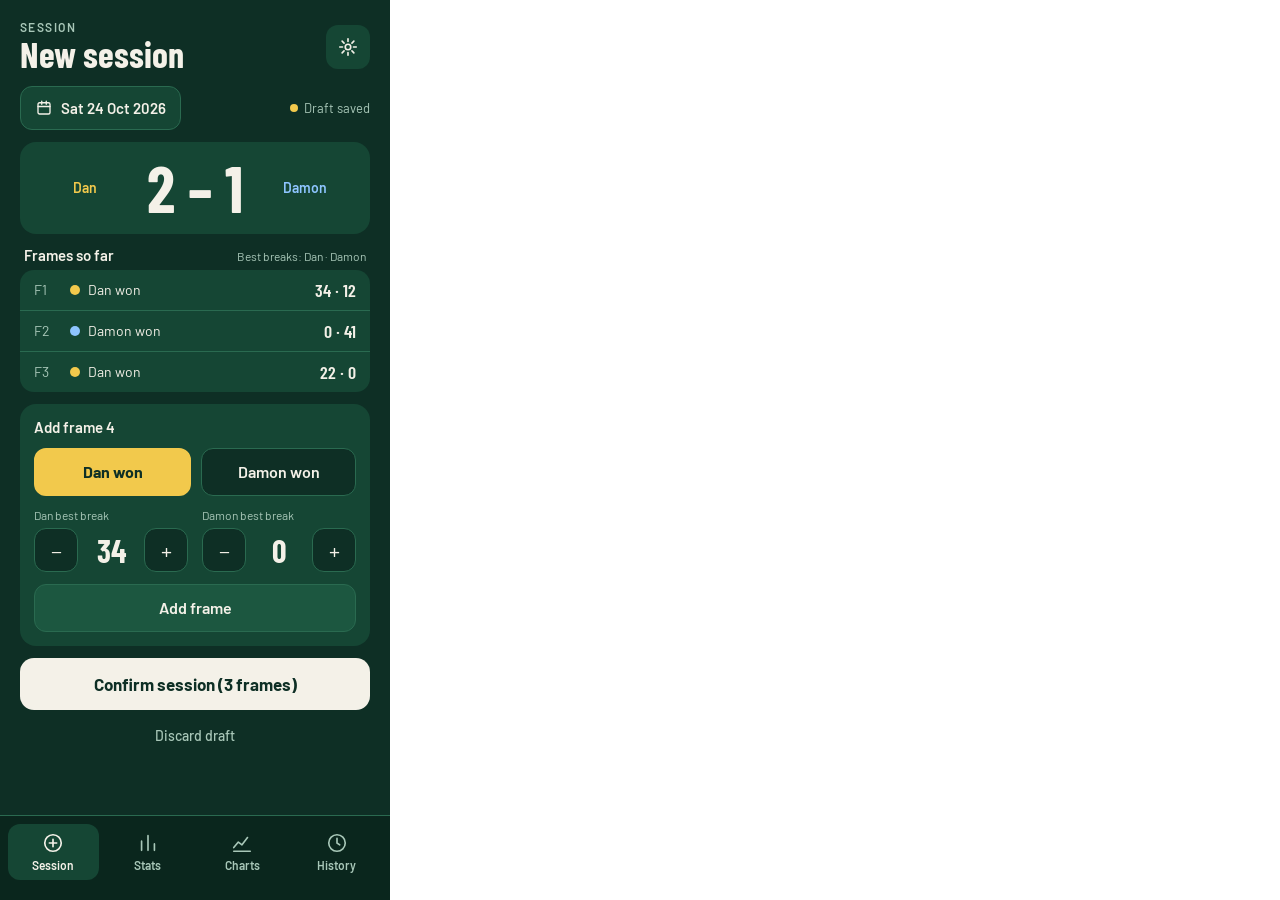
<file: design/intro-reference.html>
<!doctype html><html><head><meta charset='utf-8'><style>
body{margin:0;font-family:'Barlow',system-ui,sans-serif}
a{color:inherit;text-decoration:none}
button,input{font-family:inherit}


body{margin:0;font-family:'Barlow',system-ui,sans-serif}
.scene{animation:sceneFade 8s linear infinite}
.ball{transform-box:fill-box;transform-origin:center}
.rest{animation:restBall 8s cubic-bezier(0.1,0.7,0.3,1) infinite}
.near{animation:potNear 8s cubic-bezier(0.2,0.6,0.4,1) infinite}
.far{animation:potFar 8s cubic-bezier(0.2,0.6,0.4,1) infinite}
.cue{animation:cueRoll 8s linear infinite}
.stick{animation:stickHit 8s ease-in infinite}
.ring{transform-box:fill-box;transform-origin:center;animation:ringPop 8s ease-out infinite}
.splash{animation:splashIn 8s ease-in-out infinite}
.app{animation:appIn 8s ease-in-out infinite}
@keyframes sceneFade{0%{opacity:0}2.7%{opacity:1}16.875%{opacity:1}20%,100%{opacity:0}}
@keyframes stickHit{0%{transform:translateY(46px);opacity:0}1.8%{transform:translateY(46px);opacity:1}4.5%{transform:translateY(2px);opacity:1}7.2%{transform:translateY(-18px);opacity:1}9.9%,100%{transform:translateY(-18px);opacity:0}}
@keyframes cueRoll{0%,4.5%{transform:translate(0px,0px);animation-timing-function:ease-in}8.55%{transform:translate(15px,-271px);animation-timing-function:ease-out}18%,100%{transform:translate(17px,-293px)}}
@keyframes ringPop{0%,8.55%{opacity:0;transform:scale(0.4)}9%{opacity:0.8;transform:scale(0.6)}12.15%,100%{opacity:0;transform:scale(2.4)}}
@keyframes restBall{0%,8.55%{transform:translate(0px,0px)}16.2%,100%{transform:translate(var(--dx),var(--dy))}}
@keyframes potNear{0%,8.55%{transform:translate(0px,0px) scale(1);opacity:1}12.15%{transform:translate(var(--dx),var(--dy)) scale(1);opacity:1}13.5%,100%{transform:translate(var(--dx),var(--dy)) scale(0.5);opacity:0}}
@keyframes potFar{0%,8.55%{transform:translate(0px,0px) scale(1);opacity:1}14.4%{transform:translate(var(--dx),var(--dy)) scale(1);opacity:1}15.75%,100%{transform:translate(var(--dx),var(--dy)) scale(0.5);opacity:0}}
@keyframes splashIn{0%,20%{opacity:0}23.125%{opacity:1}31.25%{opacity:1}34.375%,100%{opacity:0}}
@keyframes appIn{0%,34.375%{opacity:0}37.5%{opacity:1}92.5%{opacity:1}97.5%,100%{opacity:0}}
@media (prefers-reduced-motion: reduce){
.scene,.splash{animation:none;opacity:0}
.app{animation:none;opacity:1}
}
</style><link href="https://fonts.googleapis.com/css2?family=Barlow:wght@400;500;600&family=Barlow+Condensed:wght@600;700&display=swap" rel="stylesheet"></head><body style='margin:0'>

<div style="position: relative; width: 390px; height: 900px; background: #0E2F25; overflow: hidden; font-family: 'Barlow', system-ui, sans-serif; color: #F4F1E8">

<div class="scene" style="position: absolute; left: 0; top: 0; width: 390px; height: 900px">
<svg width="390" height="900" viewBox="0 0 390 900" role="img" aria-label="A cue stick strikes the white ball, which breaks a triangle of red balls on a snooker table with the six colours on their spots. Two reds drop into pockets and the rest spread out.">
<rect x="8" y="50" width="374" height="800" rx="22" fill="#0A261D" stroke="#2A6A50" stroke-width="2"></rect>
<rect x="30" y="72" width="330" height="756" rx="4" fill="#123D2D" stroke="#1C5740" stroke-width="8"></rect>
<line x1="30" y1="560" x2="360" y2="560" stroke="#1C5740" stroke-width="2"></line>
<path d="M135 560 A60 60 0 0 0 255 560" fill="none" stroke="#1C5740" stroke-width="2"></path>
<circle cx="28" cy="70" r="16" fill="#04130E" stroke="#2A6A50" stroke-width="2"></circle>
<circle cx="362" cy="70" r="16" fill="#04130E" stroke="#2A6A50" stroke-width="2"></circle>
<circle cx="28" cy="830" r="16" fill="#04130E" stroke="#2A6A50" stroke-width="2"></circle>
<circle cx="362" cy="830" r="16" fill="#04130E" stroke="#2A6A50" stroke-width="2"></circle>
<circle cx="28" cy="451" r="14" fill="#04130E" stroke="#2A6A50" stroke-width="2"></circle>
<circle cx="362" cy="451" r="14" fill="#04130E" stroke="#2A6A50" stroke-width="2"></circle>

<circle cx="195" cy="139" r="9" fill="#0B0B0B" stroke="#3A3A3A" stroke-width="1"></circle>
<circle cx="192" cy="136" r="2.4" fill="#FFFFFF" fill-opacity="0.4"></circle>
<circle cx="195" cy="262" r="9" fill="#F28BA8"></circle>
<circle cx="192" cy="259" r="2.4" fill="#FFFFFF" fill-opacity="0.4"></circle>
<circle cx="195" cy="451" r="9" fill="#3F7FD6"></circle>
<circle cx="192" cy="448" r="2.4" fill="#FFFFFF" fill-opacity="0.4"></circle>
<circle cx="135" cy="560" r="9" fill="#2FA866"></circle>
<circle cx="132" cy="557" r="2.4" fill="#FFFFFF" fill-opacity="0.4"></circle>
<circle cx="195" cy="560" r="9" fill="#8B5A2B"></circle>
<circle cx="192" cy="557" r="2.4" fill="#FFFFFF" fill-opacity="0.4"></circle>
<circle cx="255" cy="560" r="9" fill="#F2C94C"></circle>
<circle cx="252" cy="557" r="2.4" fill="#FFFFFF" fill-opacity="0.4"></circle>

<g class="ball rest" style="--dx: -80px; --dy: -40px">
<circle cx="195" cy="280" r="9" fill="#E0533D"></circle>
<circle cx="192" cy="277" r="2.4" fill="#FFFFFF" fill-opacity="0.4"></circle>
</g>
<g class="ball far" style="--dx: -158px; --dy: -226px">
<circle cx="186" cy="295.6" r="9" fill="#E0533D"></circle>
<circle cx="183" cy="292.6" r="2.4" fill="#FFFFFF" fill-opacity="0.4"></circle>
</g>
<g class="ball rest" style="--dx: 96px; --dy: -96px">
<circle cx="204" cy="295.6" r="9" fill="#E0533D"></circle>
<circle cx="201" cy="292.6" r="2.4" fill="#FFFFFF" fill-opacity="0.4"></circle>
</g>
<g class="ball rest" style="--dx: -97px; --dy: 209px">
<circle cx="177" cy="311.2" r="9" fill="#E0533D"></circle>
<circle cx="174" cy="308.2" r="2.4" fill="#FFFFFF" fill-opacity="0.4"></circle>
</g>
<g class="ball rest" style="--dx: -65px; --dy: -121px">
<circle cx="195" cy="311.2" r="9" fill="#E0533D"></circle>
<circle cx="192" cy="308.2" r="2.4" fill="#FFFFFF" fill-opacity="0.4"></circle>
</g>
<g class="ball near" style="--dx: 149px; --dy: 140px">
<circle cx="213" cy="311.2" r="9" fill="#E0533D"></circle>
<circle cx="210" cy="308.2" r="2.4" fill="#FFFFFF" fill-opacity="0.4"></circle>
</g>

<circle class="ring" cx="182" cy="322" r="14" fill="none" stroke="#F4F1E8" stroke-width="2"></circle>

<g class="stick">
<g transform="rotate(3.2 165 612)">
<polygon points="163.5,614 166.5,614 169.5,800 160.5,800" fill="#D8B97E"></polygon>
<rect x="163.4" y="610" width="3.2" height="5" rx="1" fill="#6EA8E8"></rect>
</g>
</g>

<g class="cue">
<circle cx="165" cy="600" r="9" fill="#F4F1E8"></circle>
<circle cx="162" cy="597" r="2.4" fill="#FFFFFF"></circle>
</g>
</svg>
</div>

<div class="splash" style="position: absolute; left: 0; top: 0; width: 390px; height: 900px; background: #0E2F25; display: flex; flex-direction: column; align-items: center; justify-content: center; gap: 28px">
<svg width="176" height="176" viewBox="0 0 160 160" role="img" aria-label="Frames logo: a triangle of six red snooker balls above a white cue ball">
<rect x="2" y="2" width="156" height="156" rx="38" fill="#154634" stroke="#2A6A50" stroke-width="2"></rect>
<circle cx="80" cy="38" r="13" fill="#E0533D"></circle>
<circle cx="66" cy="62" r="13" fill="#E0533D"></circle>
<circle cx="94" cy="62" r="13" fill="#E0533D"></circle>
<circle cx="52" cy="86" r="13" fill="#E0533D"></circle>
<circle cx="80" cy="86" r="13" fill="#E0533D"></circle>
<circle cx="108" cy="86" r="13" fill="#E0533D"></circle>
<circle cx="76" cy="34" r="3.5" fill="#FFFFFF" fill-opacity="0.4"></circle>
<circle cx="62" cy="58" r="3.5" fill="#FFFFFF" fill-opacity="0.4"></circle>
<circle cx="90" cy="58" r="3.5" fill="#FFFFFF" fill-opacity="0.4"></circle>
<circle cx="48" cy="82" r="3.5" fill="#FFFFFF" fill-opacity="0.4"></circle>
<circle cx="76" cy="82" r="3.5" fill="#FFFFFF" fill-opacity="0.4"></circle>
<circle cx="104" cy="82" r="3.5" fill="#FFFFFF" fill-opacity="0.4"></circle>
<circle cx="80" cy="128" r="13" fill="#F4F1E8"></circle>
<circle cx="76" cy="124" r="3.5" fill="#FFFFFF"></circle>
</svg>
<div style="display: flex; flex-direction: column; align-items: center; gap: 6px">
<div style="font-family: 'Barlow Condensed', sans-serif; font-weight: 700; font-size: 60px; line-height: 1; letter-spacing: 0.14em; padding-left: 0.14em">FRAMES</div>
<div style="font-size: 15px; color: #A8C7B8">Head to head, frame by frame</div>
</div>
</div>

<div class="app" style="position: absolute; left: 0; top: 0; width: 390px; height: 900px">


<div style="display: flex; flex-direction: column; width: 390px; height: 900px; background: #0E2F25; color: #F4F1E8; font-family: 'Barlow', system-ui, sans-serif; overflow: hidden">

<header style="display: flex; align-items: center; justify-content: space-between; padding: 20px 20px 4px">
<div>
<div style="font-size: 12px; font-weight: 600; letter-spacing: 0.12em; color: #A8C7B8">SESSION</div>
<h1 style="margin: 0; font-family: 'Barlow Condensed', sans-serif; font-weight: 700; font-size: 36px; line-height: 1.1">New session</h1>
</div>
<a href="Settings.dc.html" aria-label="Settings" style="display: flex; align-items: center; justify-content: center; width: 44px; height: 44px; border-radius: 12px; background: #154634; color: #F4F1E8">
<svg width="22" height="22" viewBox="0 0 24 24" fill="none" stroke="currentColor" stroke-width="1.8" stroke-linecap="round" stroke-linejoin="round" aria-hidden="true"><circle cx="12" cy="12" r="3"></circle><path d="M12 3v3M12 18v3M3 12h3M18 12h3M5.6 5.6l2.1 2.1M16.3 16.3l2.1 2.1M18.4 5.6l-2.1 2.1M7.7 16.3l-2.1 2.1"></path></svg>
</a>
</header>

<div style="flex: 1; display: flex; flex-direction: column; gap: 12px; padding: 8px 20px 12px; overflow: auto">

<div style="display: flex; align-items: center; justify-content: space-between; gap: 8px">
<button style="display: flex; align-items: center; gap: 8px; height: 44px; padding: 0 14px; border-radius: 12px; border: 1px solid #2A6A50; background: #154634; color: #F4F1E8; font-size: 15px; font-weight: 600; white-space: nowrap">
<svg width="18" height="18" viewBox="0 0 24 24" fill="none" stroke="currentColor" stroke-width="1.8" stroke-linecap="round" stroke-linejoin="round" aria-hidden="true"><rect x="4" y="5" width="16" height="15" rx="2"></rect><path d="M4 10h16M9 3v4M15 3v4"></path></svg>
Sat 24 Oct 2026
</button>
<div style="display: flex; align-items: center; gap: 6px; font-size: 13px; color: #A8C7B8">
<span style="width: 8px; height: 8px; border-radius: 50%; background: #F2C94C"></span>
Draft saved
</div>
</div>

<div style="display: flex; align-items: center; justify-content: space-between; padding: 14px 20px; border-radius: 16px; background: #154634">
<div style="display: flex; flex-direction: column; align-items: center; gap: 2px; width: 90px">
<span style="font-size: 14px; font-weight: 600; color: #F2C94C">Dan</span>
</div>
<div style="font-family: 'Barlow Condensed', sans-serif; font-weight: 700; font-size: 64px; line-height: 1; white-space: nowrap">2 – 1</div>
<div style="display: flex; flex-direction: column; align-items: center; gap: 2px; width: 90px">
<span style="font-size: 14px; font-weight: 600; color: #8EC5FF">Damon</span>
</div>
</div>

<div>
<div style="display: flex; align-items: baseline; justify-content: space-between; padding: 0 4px 6px">
<h2 style="margin: 0; font-size: 15px; font-weight: 600">Frames so far</h2>
<span style="font-size: 12px; color: #A8C7B8">Best breaks: Dan · Damon</span>
</div>
<div style="border-radius: 14px; background: #154634; overflow: hidden">
<div style="display: grid; grid-template-columns: 36px 1fr auto; align-items: center; height: 40px; padding: 0 14px; border-bottom: 1px solid #2A6A50; font-size: 14px">
<span style="color: #A8C7B8">F1</span>
<span style="display: flex; align-items: center; gap: 8px"><span style="width: 10px; height: 10px; border-radius: 50%; background: #F2C94C"></span>Dan won</span>
<span style="font-family: 'Barlow Condensed', sans-serif; font-weight: 600; font-size: 18px">34 · 12</span>
</div>
<div style="display: grid; grid-template-columns: 36px 1fr auto; align-items: center; height: 40px; padding: 0 14px; border-bottom: 1px solid #2A6A50; font-size: 14px">
<span style="color: #A8C7B8">F2</span>
<span style="display: flex; align-items: center; gap: 8px"><span style="width: 10px; height: 10px; border-radius: 50%; background: #8EC5FF"></span>Damon won</span>
<span style="font-family: 'Barlow Condensed', sans-serif; font-weight: 600; font-size: 18px">0 · 41</span>
</div>
<div style="display: grid; grid-template-columns: 36px 1fr auto; align-items: center; height: 40px; padding: 0 14px; font-size: 14px">
<span style="color: #A8C7B8">F3</span>
<span style="display: flex; align-items: center; gap: 8px"><span style="width: 10px; height: 10px; border-radius: 50%; background: #F2C94C"></span>Dan won</span>
<span style="font-family: 'Barlow Condensed', sans-serif; font-weight: 600; font-size: 18px">22 · 0</span>
</div>
</div>
</div>

<div style="display: flex; flex-direction: column; gap: 12px; padding: 14px; border-radius: 16px; background: #154634">
<h2 style="margin: 0; font-size: 15px; font-weight: 600">Add frame 4</h2>

<div style="display: flex; gap: 10px">
<button aria-pressed="true" style="flex: 1; height: 48px; border-radius: 12px; border: 2px solid #F2C94C; background: #F2C94C; color: #0E2F25; font-size: 16px; font-weight: 700">Dan won</button>
<button aria-pressed="false" style="flex: 1; height: 48px; border-radius: 12px; border: 1px solid #2A6A50; background: #0E2F25; color: #F4F1E8; font-size: 16px; font-weight: 600">Damon won</button>
</div>

<div style="display: flex; gap: 14px">
<div style="flex: 1; display: flex; flex-direction: column; gap: 6px">
<span style="font-size: 12px; color: #A8C7B8">Dan best break</span>
<div style="display: flex; align-items: center; gap: 6px">
<button aria-label="Decrease Dan best break" style="width: 44px; height: 44px; border-radius: 12px; border: 1px solid #2A6A50; background: #0E2F25; color: #F4F1E8; font-size: 22px">−</button>
<div style="flex: 1; text-align: center; font-family: 'Barlow Condensed', sans-serif; font-weight: 700; font-size: 32px">34</div>
<button aria-label="Increase Dan best break" style="width: 44px; height: 44px; border-radius: 12px; border: 1px solid #2A6A50; background: #0E2F25; color: #F4F1E8; font-size: 22px">+</button>
</div>
</div>
<div style="flex: 1; display: flex; flex-direction: column; gap: 6px">
<span style="font-size: 12px; color: #A8C7B8">Damon best break</span>
<div style="display: flex; align-items: center; gap: 6px">
<button aria-label="Decrease Damon best break" style="width: 44px; height: 44px; border-radius: 12px; border: 1px solid #2A6A50; background: #0E2F25; color: #F4F1E8; font-size: 22px">−</button>
<div style="flex: 1; text-align: center; font-family: 'Barlow Condensed', sans-serif; font-weight: 700; font-size: 32px">0</div>
<button aria-label="Increase Damon best break" style="width: 44px; height: 44px; border-radius: 12px; border: 1px solid #2A6A50; background: #0E2F25; color: #F4F1E8; font-size: 22px">+</button>
</div>
</div>
</div>

<button style="height: 48px; border-radius: 12px; border: 1px solid #2A6A50; background: #1C5740; color: #F4F1E8; font-size: 16px; font-weight: 600">Add frame</button>
</div>

<div style="display: flex; flex-direction: column; align-items: center; gap: 4px">
<button style="width: 100%; height: 52px; border-radius: 14px; border: none; background: #F4F1E8; color: #0E2F25; font-size: 17px; font-weight: 700">Confirm session (3 frames)</button>
<button style="height: 44px; padding: 0 16px; border: none; background: transparent; color: #A8C7B8; font-size: 14px; font-weight: 500">Discard draft</button>
</div>

</div>

<nav aria-label="Main" style="display: flex; gap: 4px; padding: 8px 8px 20px; border-top: 1px solid #2A6A50; background: #0A261D">
<a href="Main.dc.html" style="flex: 1; display: flex; flex-direction: column; align-items: center; justify-content: center; gap: 4px; min-height: 56px; border-radius: 12px; background: #154634; color: #F4F1E8; font-size: 12px; font-weight: 600">
<svg width="22" height="22" viewBox="0 0 24 24" fill="none" stroke="currentColor" stroke-width="1.8" stroke-linecap="round" stroke-linejoin="round" aria-hidden="true"><circle cx="12" cy="12" r="9"></circle><path d="M12 8v8M8 12h8"></path></svg>
Session
</a>
<a href="Stats.dc.html" style="flex: 1; display: flex; flex-direction: column; align-items: center; justify-content: center; gap: 4px; min-height: 56px; border-radius: 12px; color: #A8C7B8; font-size: 12px; font-weight: 600">
<svg width="22" height="22" viewBox="0 0 24 24" fill="none" stroke="currentColor" stroke-width="1.8" stroke-linecap="round" stroke-linejoin="round" aria-hidden="true"><path d="M5 20V10M12 20V4M19 20v-7"></path></svg>
Stats
</a>
<a href="Charts.dc.html" style="flex: 1; display: flex; flex-direction: column; align-items: center; justify-content: center; gap: 4px; min-height: 56px; border-radius: 12px; color: #A8C7B8; font-size: 12px; font-weight: 600">
<svg width="22" height="22" viewBox="0 0 24 24" fill="none" stroke="currentColor" stroke-width="1.8" stroke-linecap="round" stroke-linejoin="round" aria-hidden="true"><path d="M3 17l5-6 4 3 6-8"></path><path d="M3 21h18"></path></svg>
Charts
</a>
<a href="History.dc.html" style="flex: 1; display: flex; flex-direction: column; align-items: center; justify-content: center; gap: 4px; min-height: 56px; border-radius: 12px; color: #A8C7B8; font-size: 12px; font-weight: 600">
<svg width="22" height="22" viewBox="0 0 24 24" fill="none" stroke="currentColor" stroke-width="1.8" stroke-linecap="round" stroke-linejoin="round" aria-hidden="true"><circle cx="12" cy="12" r="9"></circle><path d="M12 7v5l3 2"></path></svg>
History
</a>
</nav>

</div>

</div>

</div>
</body></html>
</file>
